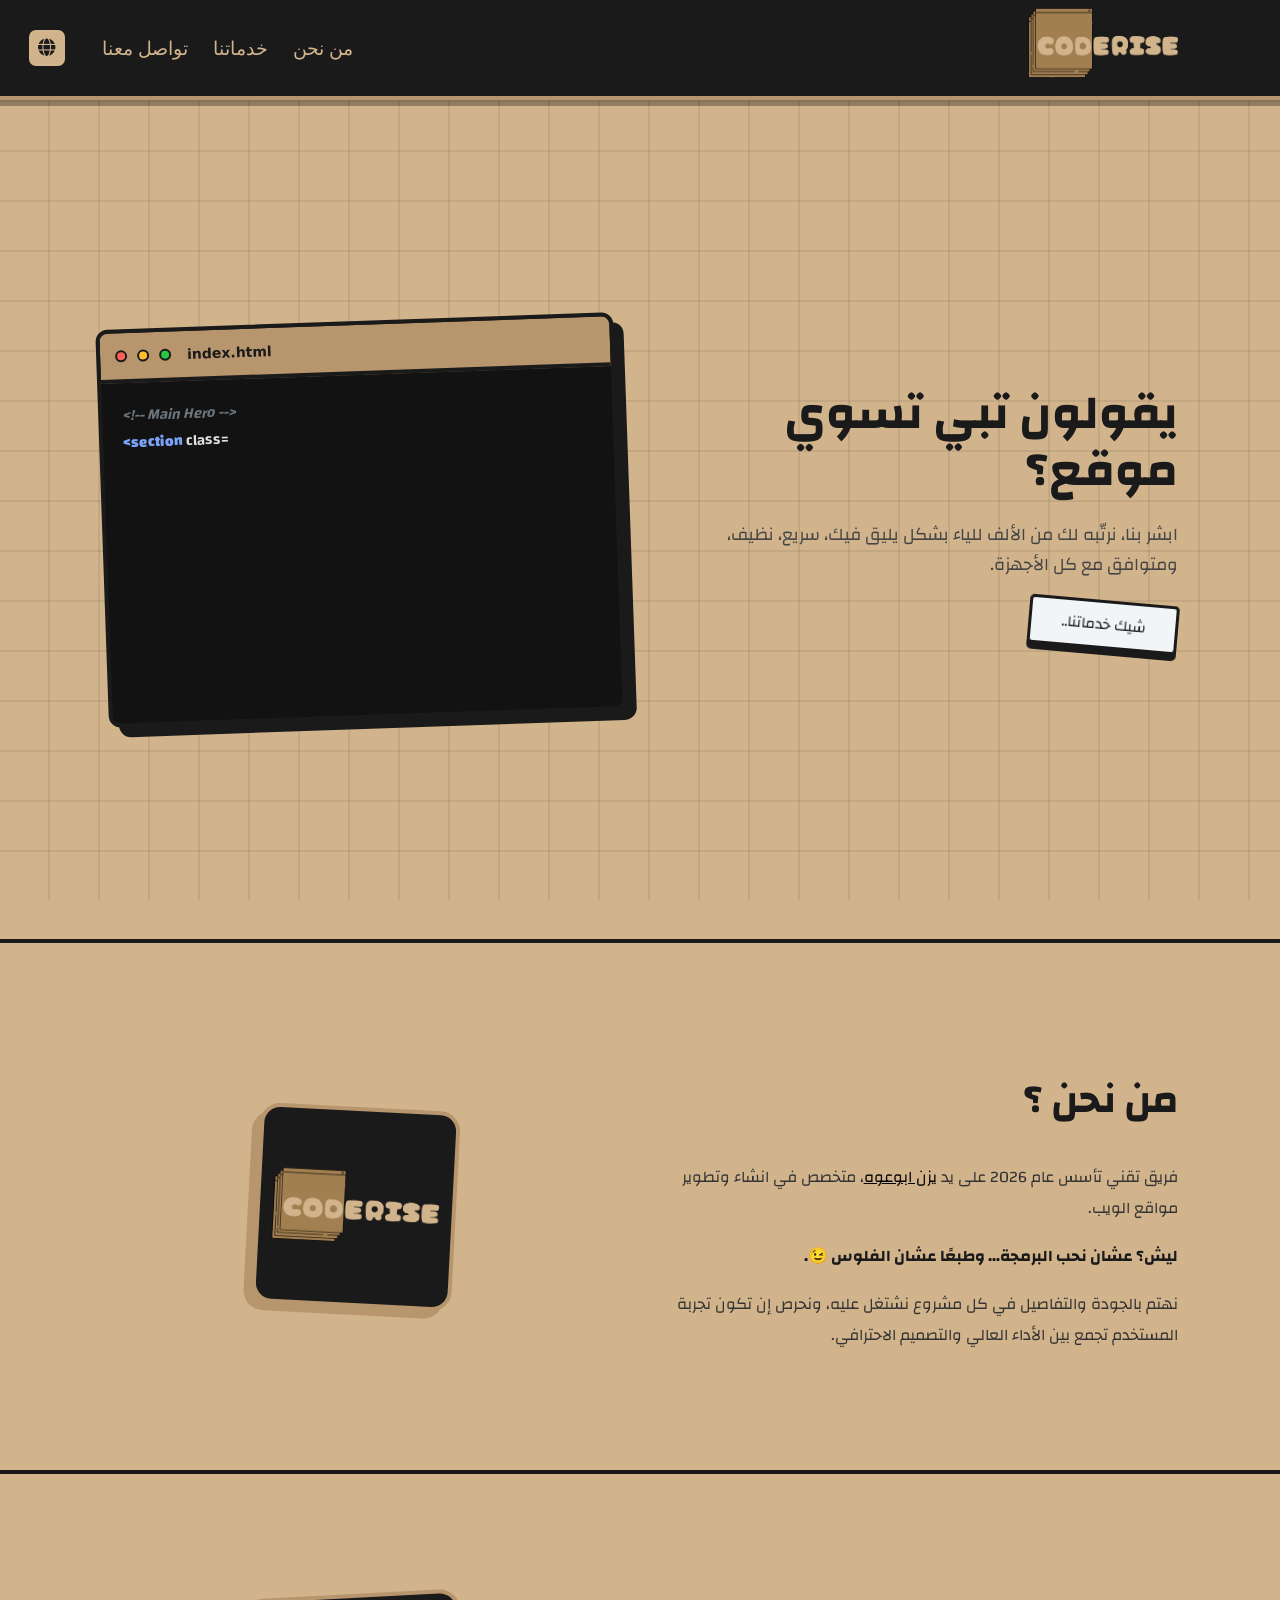
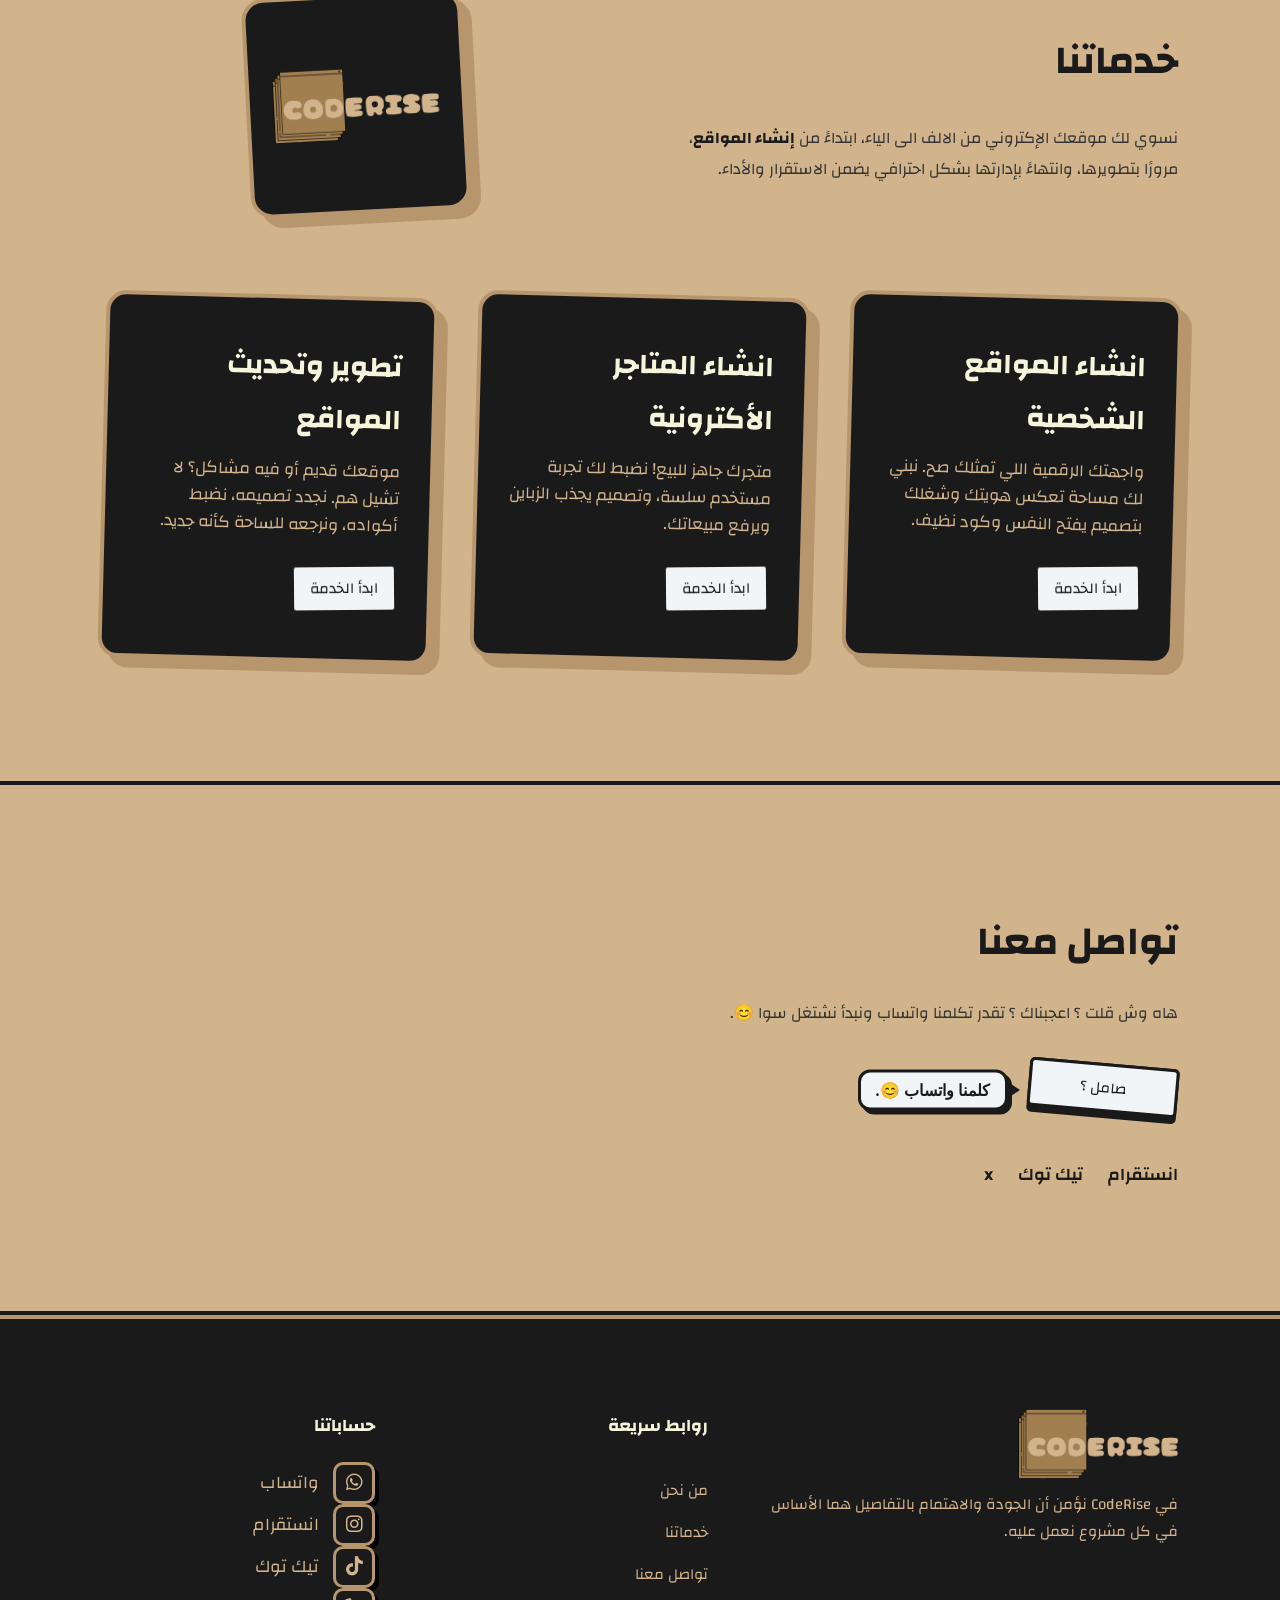
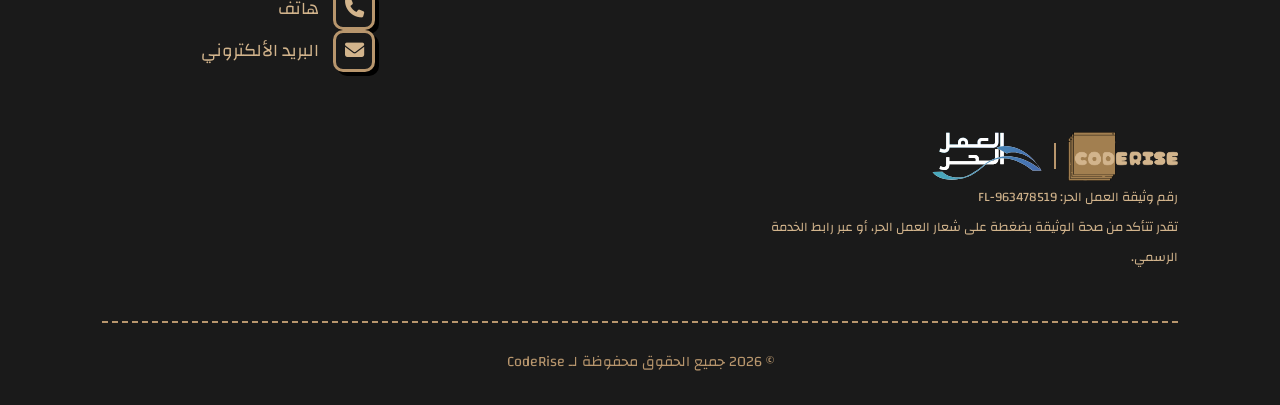
<file: CodeRise/index.html>
<!DOCTYPE html>
<html lang="ar" dir="rtl">
<head>
    <meta charset="UTF-8">
    <meta name="viewport" content="width=device-width, initial-scale=1.0">
    <link rel="stylesheet" href="https://fonts.googleapis.com/css2?family=Cairo:wght@400;700&family=Changa:wght@400;700&family=Vibes&display=swap">
    <link rel="stylesheet" href="https://cdnjs.cloudflare.com/ajax/libs/font-awesome/6.5.1/css/all.min.css">
    <link rel="stylesheet" href="style.css">
    <link rel="icon" type="image/x-icon" href="images/CodeRise Mian Logo.png">
    <title>CodeRise</title>
</head>
<body>

    <header>
        <div class="logo-header">
           <a href="#"><img src="images/CodeRise Logo.png" alt="Logo"></a>
        </div>

        <nav class="nav" id="navMenu">
            <a href="#about">من نحن</a>
            <a href="#services">خدماتنا</a>
            <a href="#contact">تواصل معنا</a> 

        </nav>

        <div class="lang-switcher">
            <a href="en.html" class="lang-icon-only" title="English">
                <i class="fa-solid fa-globe"></i>
            </a>
        </div>

        <div class="menu-icon" id="menuIcon">
            <i class="fa-solid fa-bars"></i>
        </div>

    </header>

<section class="hero">
        <div class="hero-content">
            <h1>يقولون تبي تسوي موقع؟</h1>
            <p>
                ابشر بنا، نرتّبه لك من الألف للياء بشكل يليق فيك،
                سريع، نظيف، ومتوافق مع كل الأجهزة.
            </p>
            <a href="#services">
                <button class="button">
                    <span>شيك خدماتنا..</span>
                </button>
            </a>
        </div>

        <div class="hero-code" dir="ltr">
            <div class="fake-editor">
                <div class="fe-topbar">
                    <span class="dot red"></span>
                    <span class="dot yellow"></span>
                    <span class="dot green"></span>
                    <span class="fe-title">index.html</span>
                </div>
                <div class="fe-body" id="feBody">
                    <pre class="fe-code"><code id="feCode"></code><span class="fe-caret" aria-hidden="true"></span></pre>
                </div>
            </div>
        </div>
    </section>

    <section class="about" id="about">
        <div class="about-top">
            <div class="about-text-side">
                <h2>من نحن ؟</h2>
                <p class="about-text">
                    فريق تقني تأسس عام 2026 على يد <a href="https://yazan-abuoouh.netlify.app/" target="_blank" rel="noopener">يزن ابوعوه</a>، متخصص في انشاء وتطوير مواقع الويب.
                    <span class="fun-line">
                        ليش؟ عشان نحب البرمجة… وطبعًا عشان الفلوس 😉.
                    </span>
                    نهتم بالجودة والتفاصيل في كل مشروع نشتغل عليه، ونحرص إن تكون تجربة المستخدم تجمع بين الأداء العالي والتصميم الاحترافي.
                </p>
            </div>

            <div class="about-logo">
                <div class="logo-placeholder">
                    <img src="images/CodeRise Logo.png" alt="Logo">
                </div>
            </div>
        </div>
    </section>

<section class="services" id="services">
        <div class="services-top">
            <div class="services-text-side">
                <h2>خدماتنا</h2>
                <p class="services-text">
                    نسوي لك موقعك الإكتروني من الالف الى الياء، ابتداءً من
                    <span class="services-highlight">إنشاء المواقع</span>،
                    مرورًا بتطويرها،
                    وانتهاءً بإدارتها بشكل احترافي يضمن الاستقرار والأداء.
                </p>
            </div>

            <div class="services-visual">
                <div class="services-placeholder">
                    <img src="images/CodeRise Logo.png" alt="Logo">
                </div>
            </div>
        </div>

        <div class="services-cards">
            <div class="service-card">
                <h3>انشاء المواقع الشخصية</h3>
                <p>واجهتك الرقمية اللي تمثلك صح. نبني لك مساحة تعكس هويتك وشغلك بتصميم يفتح النفس وكود نظيف.</p>
                <a href="https://wa.me/966531533554?text=السلام عليكم، عندي استفسار عن خدمة انشاء المواقع الشخصية" target="_blank" rel="noopener"> 
                    <button class="button">
                        <span>ابدأ الخدمة</span>
                    </button>
                </a>
            </div>

            <div class="service-card">
                <h3>انشاء المتاجر الأكترونية</h3>
                <p>متجرك جاهز للبيع! نضبط لك تجربة مستخدم سلسة، وتصميم يجذب الزباين ويرفع مبيعاتك.</p>
                <a href="https://wa.me/966531533554?text=السلام عليكم، عندي استفسار عن خدمة انشاء المتاجر الأكترونية" target="_blank" rel="noopener">
                    <button class="button">
                        <span>ابدأ الخدمة</span>
                    </button>
                </a>
            </div>

            <div class="service-card">
                <h3>تطوير وتحديث المواقع</h3>
                <p>موقعك قديم أو فيه مشاكل؟ لا تشيل هم. نجدد تصميمه، نضبط أكواده، ونرجعه للساحة كأنه جديد.</p>
                <a href="https://wa.me/966531533554?text=السلام عليكم، عندي استفسار عن خدمة تطوير وتحديث المواقع" target="_blank" rel="noopener">
                    <button class="button">
                        <span>ابدأ الخدمة</span>
                    </button>
                </a>
            </div>
        </div>
    </section>

    <section class="contact" id="contact">
        <div class="contact-content">
            <h2>تواصل معنا</h2>
            <p>هاه وش قلت ؟ اعجبناك ؟ تقدر تكلمنا واتساب ونبدأ نشتغل سوا 😊.</p>

            <a href="https://wa.me/966531533554?text=السلام عليكم، صامل وابي اسوي موقع" target="_blank" rel="noopener">
                <button class="button">
                    <span>صامل ؟</span>
                </button>
            </a>

            <div class="contact-socials">
                <a href="https://www.instagram.com/coderise0?igsh=bmtqN3o3eW0yNnJ0&utm_source=qr" target="_blank" rel="noopener">انستقرام</a>
                <a href="https://www.tiktok.com/@coderise0?_r=1&_t=ZS-94Aay7uLX2P" target="_blank" rel="noopener">تيك توك</a>
                <a href="coming-soon.html">x</a>
            </div>
        </div>
    </section>

<footer class="footer">
        <div class="footer-content">

            <div class="footer-logo">
                <img src="images/CodeRise Logo.png" alt="Logo">
                <p>في CodeRise نؤمن أن الجودة والاهتمام بالتفاصيل هما الأساس في كل مشروع نعمل عليه.</p>
            </div>

            <div class="footer-links">
                <h5>روابط سريعة</h5>
                <a href="#about">من نحن</a>
                <a href="#services">خدماتنا</a>
                <a href="#contact">تواصل معنا</a>
            </div>

            <div class="footer-socials">
                <h5>حساباتنا</h5>
                <a href="https://wa.me/966531533554" target="_blank" rel="noopener">
                    <i class="fa-brands fa-whatsapp"></i>
                    <span class="social-name">واتساب</span>
                </a>
                <a href="https://www.instagram.com/coderise0?igsh=bmtqN3o3eW0yNnJ0&utm_source=qr" target="_blank" rel="noopener">
                    <i class="fa-brands fa-instagram"></i>
                    <span class="social-name">انستقرام</span>
                </a>
                <a href="https://www.tiktok.com/@coderise0?_r=1&_t=ZS-94Aay7uLX2P" target="_blank" rel="noopener">
                    <i class="fa-brands fa-tiktok"></i>
                    <span class="social-name">تيك توك</span>
                </a>

                <a href="tel:+966531533554"target="_blank" rel="noopener">
                    <i class="fa-solid fa-phone"></i>
                    <span class="social-name">هاتف</span>
                </a>

                <a href="mailto:coderise.sa@gmail.com"target="_blank" rel="noopener">
                    <i class="fa-solid fa-envelope"></i>
                    <span class="social-name">البريد الألكتروني</span>
                </a>

            </div>

            <div class="footer-cert">
                <a href="https://freelance.sa/certificate-validation" target="_blank" rel="noopener">
                    <div class="logos">
                        <img src="images/CodeRise Logo.png" alt="CodeRise Logo" class="coderise">
                        <span class="divider"></span>
                        <img src="images/freelance_logo.svg" alt="وثيقة العمل الحر" class="freelance">
                    </div>
                </a>
                <div class="freelance-text">
                    <span class="cert-text">رقم وثيقة العمل الحر: FL-963478519</span><br>
                    <span class="cert-text">تقدر تتأكد من صحة الوثيقة بضغطة على شعار العمل الحر، أو عبر رابط الخدمة الرسمي.</span>
                </div>
            </div>

        </div>

        <div class="footer-bottom">
            <p>© 2026 جميع الحقوق محفوظة لـ CodeRise</p>
        </div>
    </footer>

    <script src="scripts.js"></script>
</body>
</html>
</file>
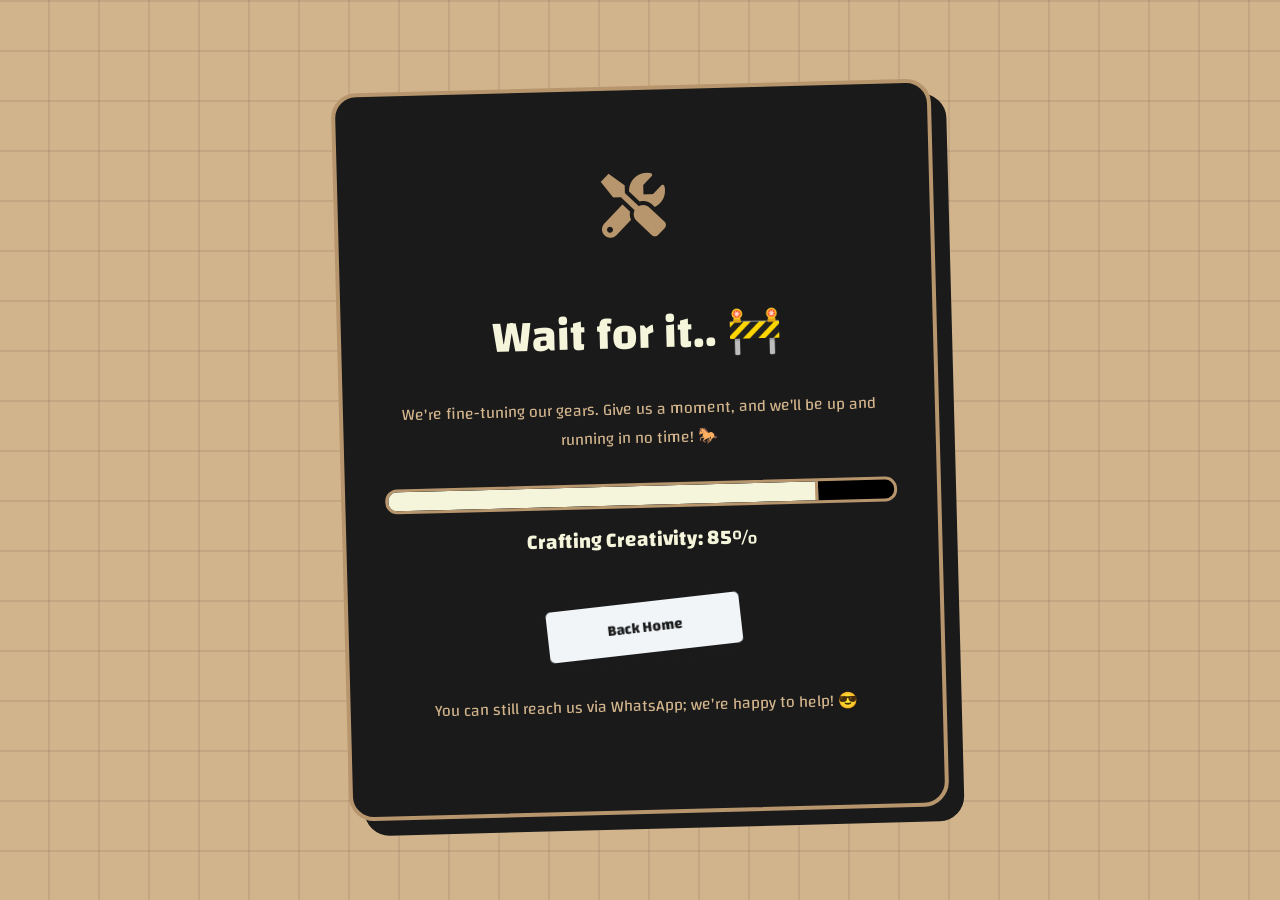
<file: CodeRise/coming-soon-en.html>
<!DOCTYPE html>
<html lang="en" dir="ltr">
<head>
    <meta charset="UTF-8">
    <meta name="viewport" content="width=device-width, initial-scale=1.0">
    <link rel="stylesheet" href="style.css">
    <link rel="stylesheet" href="https://cdnjs.cloudflare.com/ajax/libs/font-awesome/6.0.0/css/all.min.css">
    <link rel="stylesheet" href="https://fonts.googleapis.com/css2?family=Cairo:wght@400;700&family=Changa:wght@400;700&family=Vibes&display=swap">
    <link rel="icon" type="image/x-icon" href="images/CodeRise Mian Logo.png">
    <title>Coming Soon...</title>
</head>
<body class="maintenance-page en-version">
    <div class="maintenance-container">
        <div class="worker-icon">
            <i class="fa-solid fa-screwdriver-wrench"></i>
        </div>
        
        <h1>Wait for it.. 🚧</h1>
        <p>We're fine-tuning our gears. Give us a moment, and we'll be up and running in no time! 🐎</p>
        
        <div class="status-box">
            <div class="loading-bar">
                <div class="progress"></div>
            </div>
            <span>Crafting Creativity: 85%</span>
        </div>

        <div class="maintenance-actions">
            <a href="en.html" class="button">
                <span>Back Home</span>
            </a>
            <p class="small-text">You can still reach us via WhatsApp; we're happy to help! 😎</p>
        </div>
    </div>
</body>
</html>
</file>
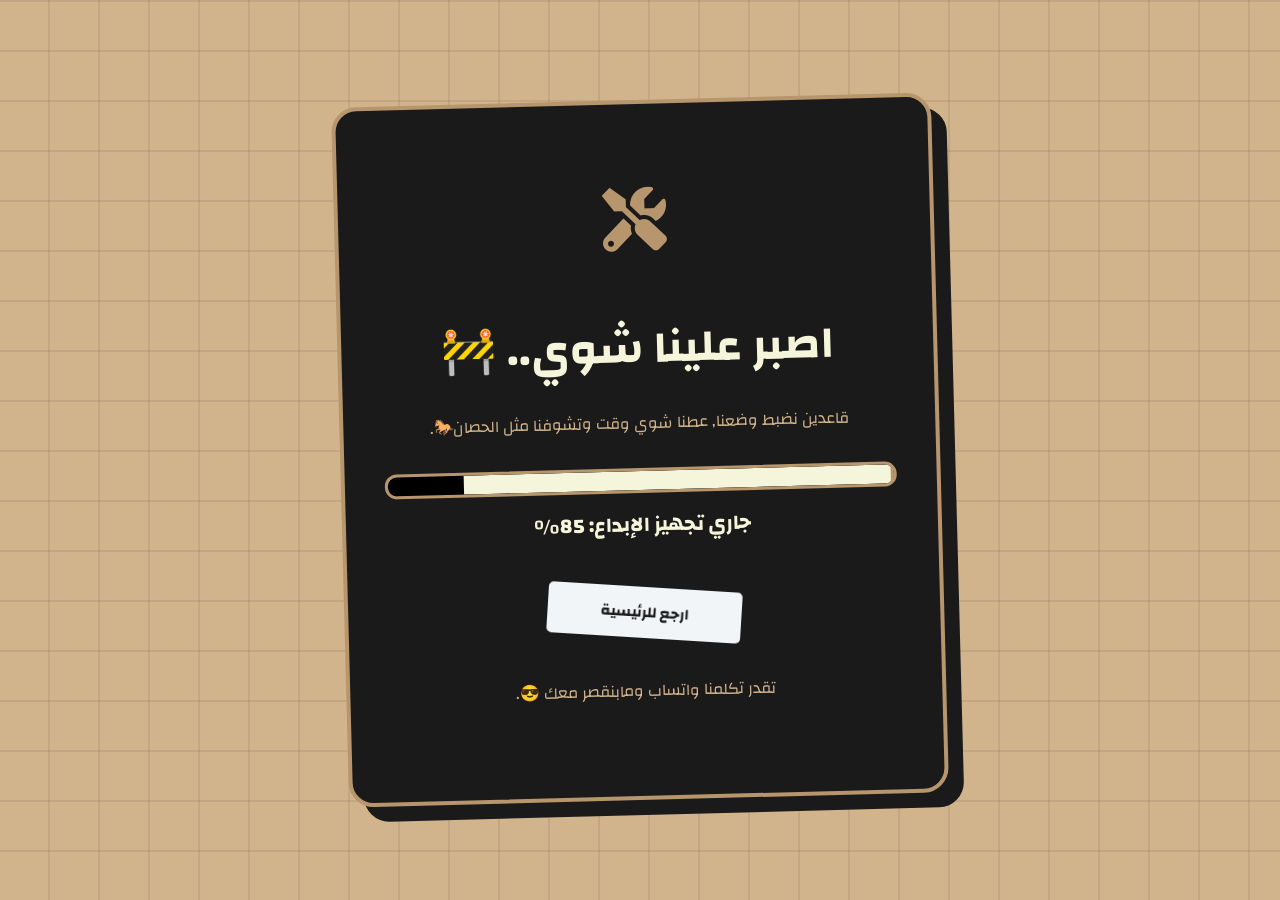
<file: CodeRise/coming-soon.html>
<!DOCTYPE html>
<html lang="ar" dir="rtl">
<head>
    <meta charset="UTF-8">
    <meta name="viewport" content="width=device-width, initial-scale=1.0">
    <link rel="stylesheet" href="style.css">
    <link rel="stylesheet" href="https://cdnjs.cloudflare.com/ajax/libs/font-awesome/6.0.0/css/all.min.css">
    <link rel="stylesheet" href="https://fonts.googleapis.com/css2?family=Cairo:wght@400;700&family=Changa:wght@400;700&family=Vibes&display=swap">
    <link rel="icon" type="image/x-icon" href="images/CodeRise Mian Logo.png">
    <title>Coming Soon...</title>
</head>
<body class="maintenance-page">
    <div class="maintenance-container">
        <div class="worker-icon">
            <i class="fa-solid fa-screwdriver-wrench"></i>
        </div>
        
        <h1>اصبر علينا شوي.. 🚧</h1>
        <p>قاعدين نضبط وضعنا, عطنا شوي وقت وتشوفنا مثل الحصان🐎.</p>
        
        <div class="status-box">
            <div class="loading-bar">
                <div class="progress"></div>
            </div>
            <span>جاري تجهيز الإبداع: 85%</span>
        </div>

        <div class="maintenance-actions">
            <a href="index.html" class="button">
                <span>ارجع للرئيسية</span>
            </a>
            <p class="small-text">تقدر تكلمنا واتساب ومابنقصر معك 😎.</p>
        </div>
    </div>
</body>
</html>
</file>
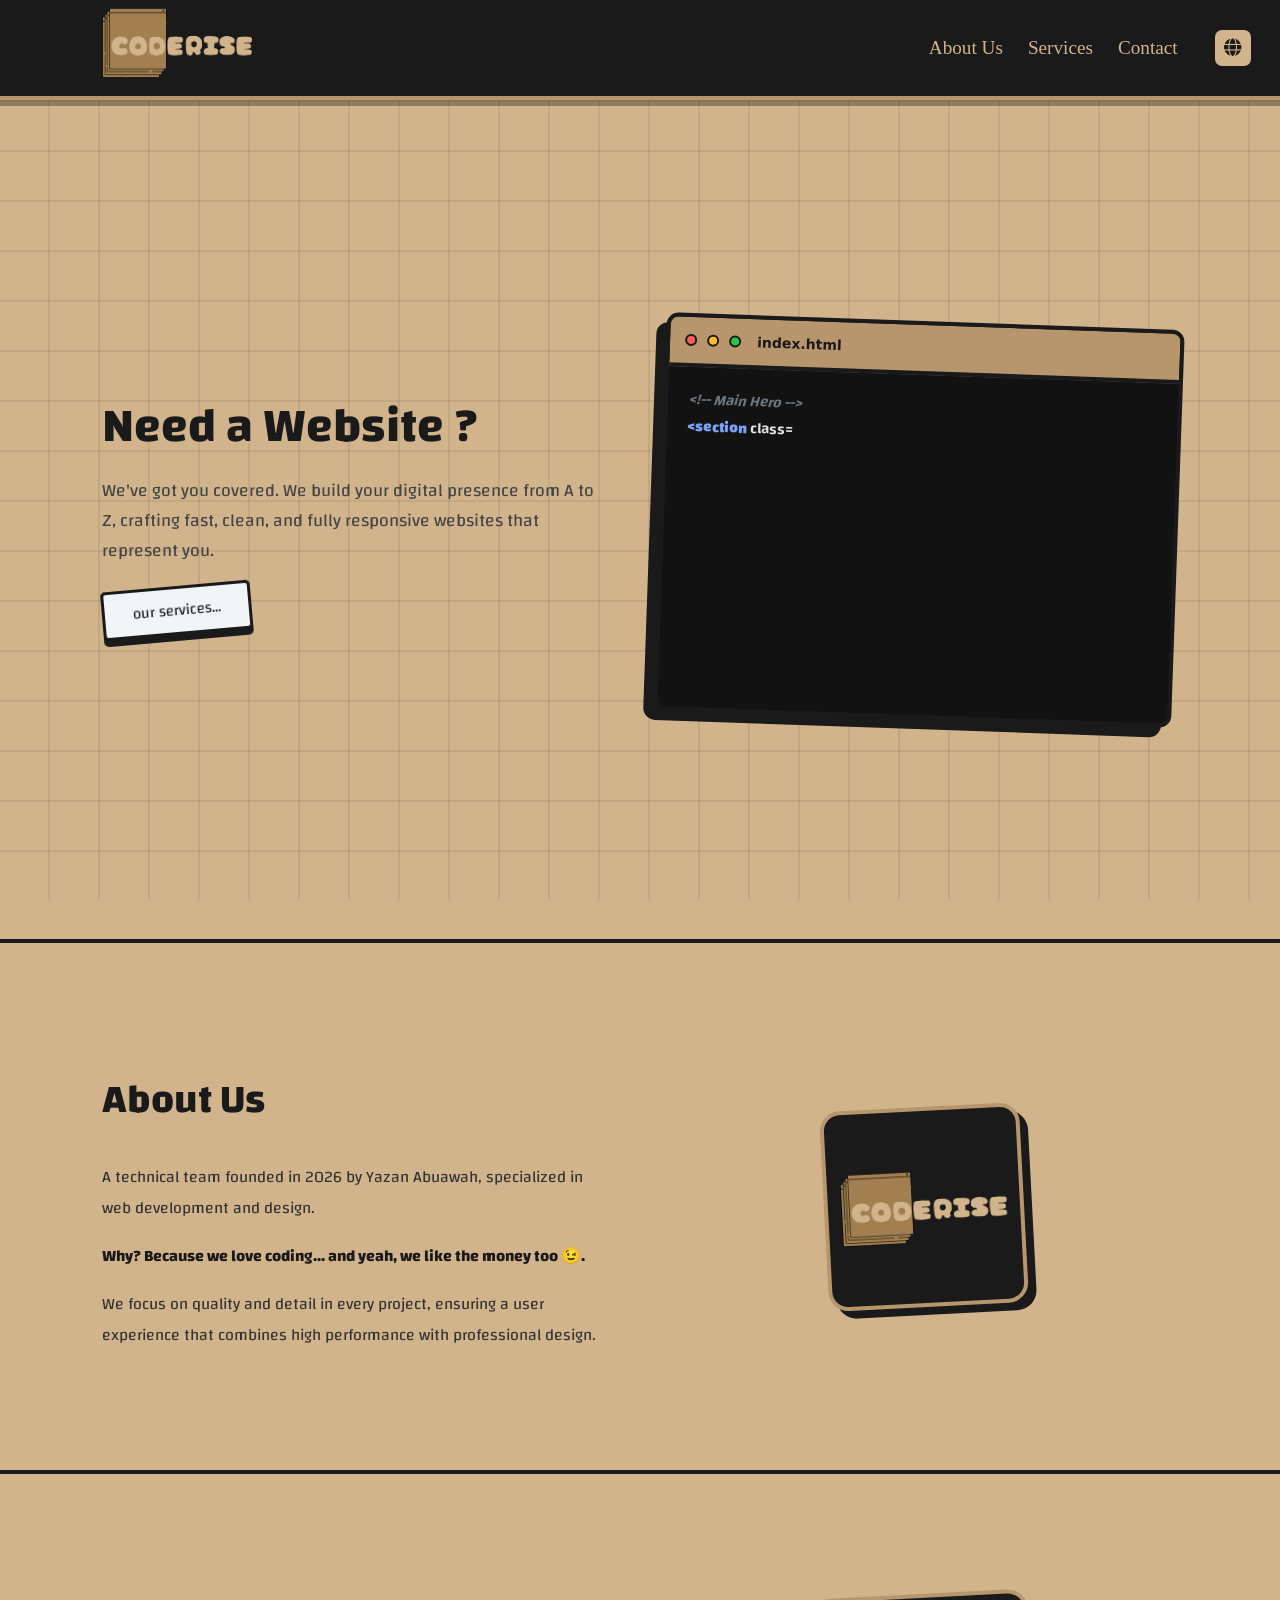
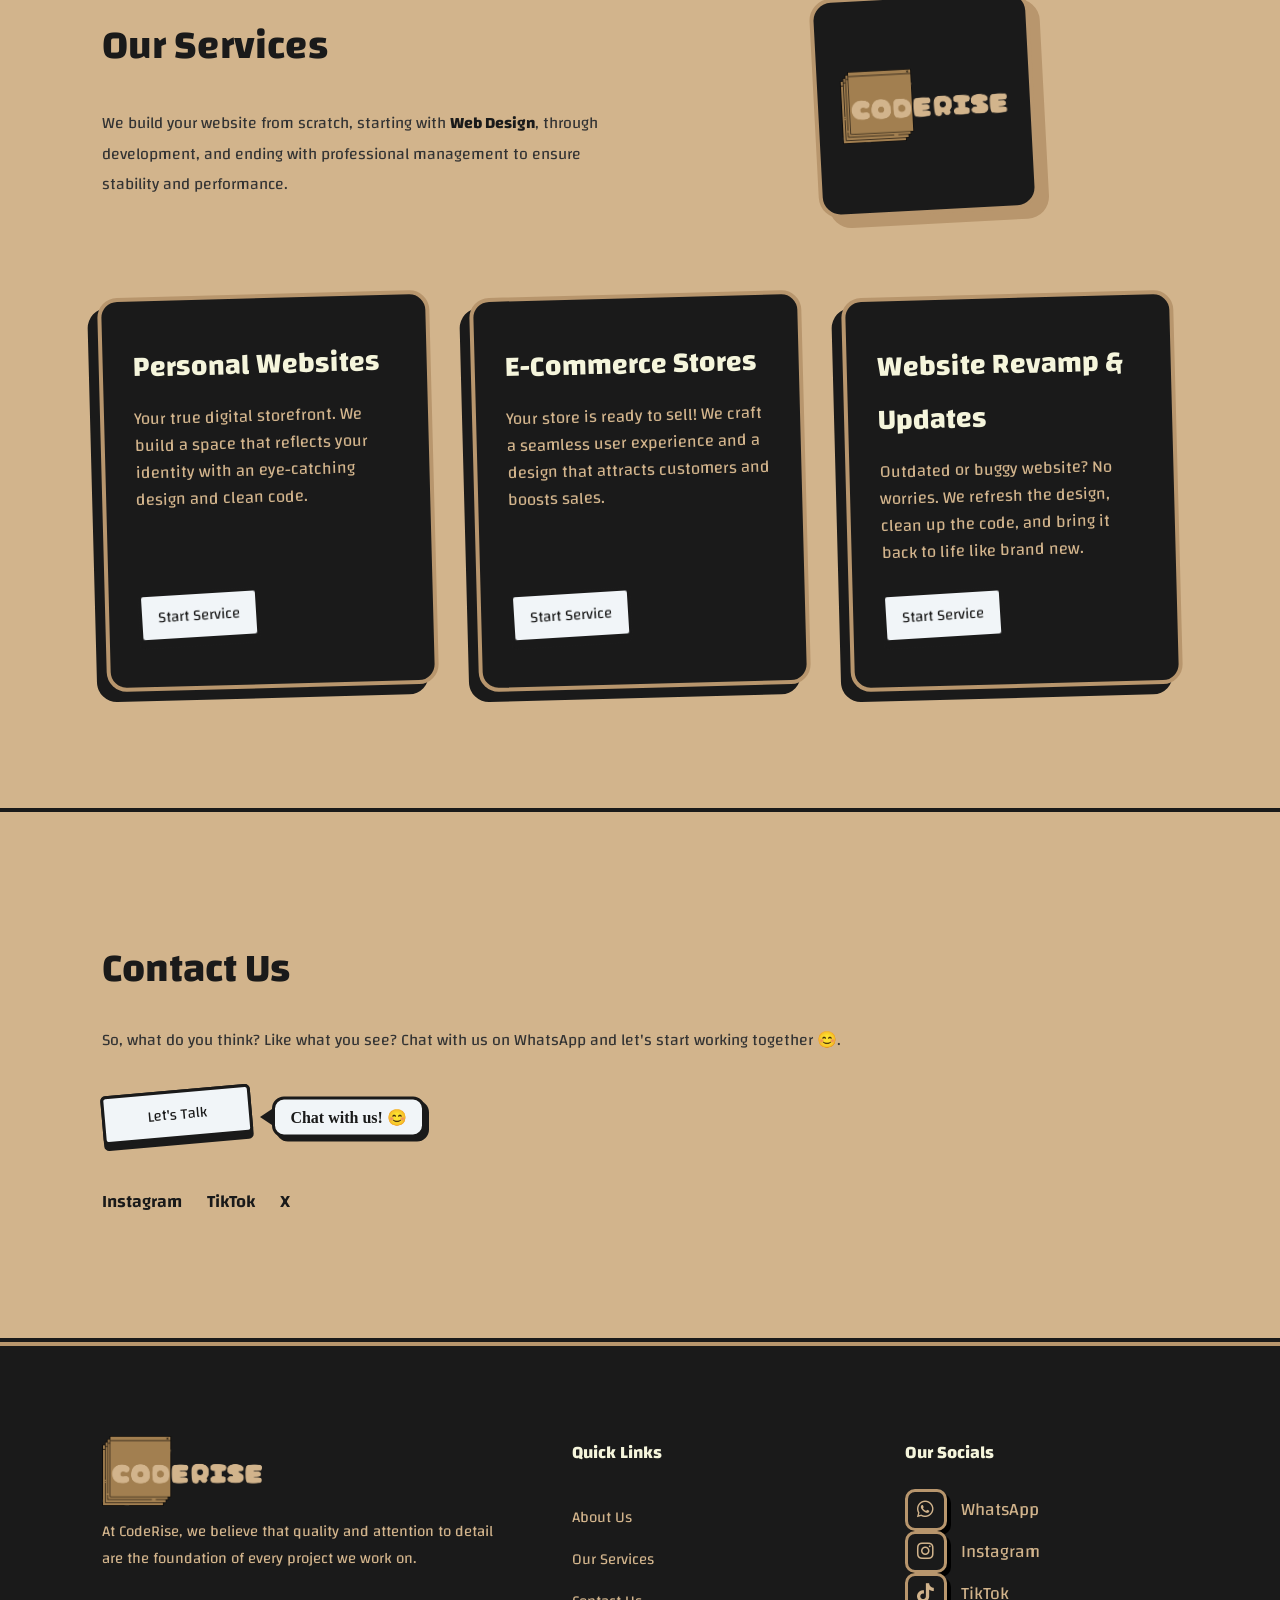
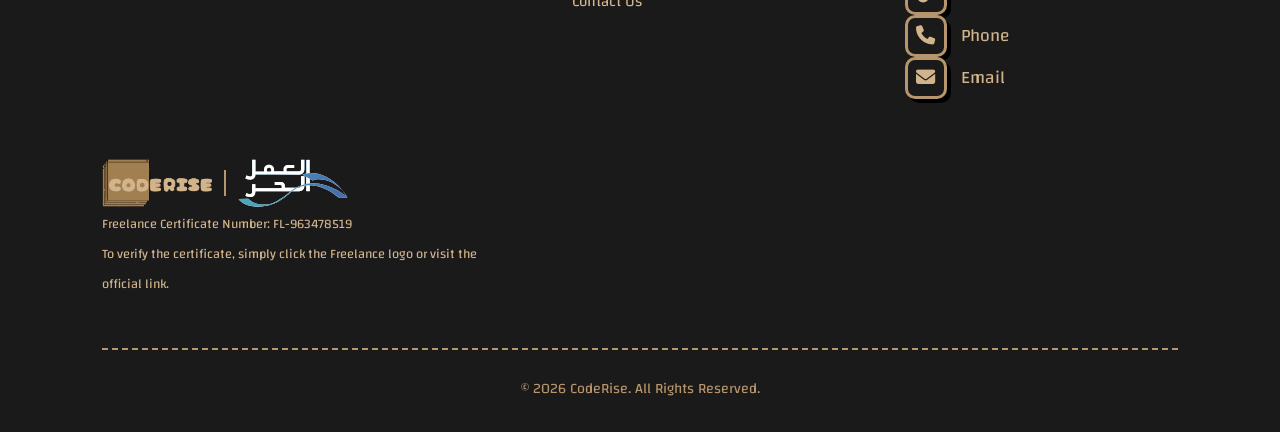
<file: CodeRise/en.html>
<!DOCTYPE html>
<html lang="en">
<head>
    <meta charset="UTF-8">
    <meta name="viewport" content="width=device-width, initial-scale=1.0">
    <link rel="stylesheet" href="https://fonts.googleapis.com/css2?family=Cairo:wght@400;700&family=Changa:wght@400;700&family=Vibes&display=swap">
    <link rel="stylesheet" href="https://cdnjs.cloudflare.com/ajax/libs/font-awesome/6.5.1/css/all.min.css">
    <link rel="stylesheet" href="style.css">
    <link rel="icon" type="image/x-icon" href="images/CodeRise Mian Logo.png">
    <title>CodeRise</title>
</head>
<body class="en-version">

    <header>
        <div class="logo-header">
           <a href="#"><img src="images/CodeRise Logo.png" alt="Logo"></a>
        </div>

        <nav class="nav" id="navMenu">
            <a href="#about">About Us</a>
            <a href="#services">Services</a>
            <a href="#contact">Contact</a>

        </nav>

        <div class="lang-switcher">
            <a href="index.html" class="lang-icon-only" title="English">
                <i class="fa-solid fa-globe"></i>
            </a>
        </div>

        <div class="menu-icon" id="menuIcon">
            <i class="fa-solid fa-bars"></i>
        </div>

    </header>

    <section class="hero">
        <div class="hero-content">
            <h1>Need a Website ?</h1>
            <p>
                We've got you covered. We build your digital presence from A to Z, 
                crafting fast, clean, and fully responsive websites that represent you.
            </p>
            <a href="#services">
                <button class="button">
                    <span>our services...</span>
                </button>
            </a>
        </div>

        <div class="hero-code" dir="ltr">
            <div class="fake-editor">
                <div class="fe-topbar">
                    <span class="dot red"></span>
                    <span class="dot yellow"></span>
                    <span class="dot green"></span>
                    <span class="fe-title">index.html</span>
                </div>
                <div class="fe-body" id="feBody">
                    <pre class="fe-code"><code id="feCode"></code><span class="fe-caret" aria-hidden="true"></span></pre>
                </div>
            </div>
        </div>
    </section>

    <section class="about" id="about">
        <div class="about-top">
            <div class="about-text-side">
                <h2>About Us</h2>
                <p class="about-text">
                    A technical team founded in 2026 by Yazan Abuawah, specialized in web development and design.
                    <span class="fun-line">
                        Why? Because we love coding... and yeah, we like the money too 😉.
                    </span>
                    We focus on quality and detail in every project, ensuring a user experience that combines high performance with professional design.
                </p>
            </div>

            <div class="about-logo">
                <div class="logo-placeholder">
                    <img src="images/CodeRise Logo.png" alt="Logo">
                </div>
            </div>
        </div>
    </section>

    <section class="services" id="services">
        <div class="services-top">
            <div class="services-text-side">
                <h2>Our Services</h2>
                <p class="services-text">
                    We build your website from scratch, starting with 
                    <span class="services-highlight">Web Design</span>, 
                    through development, and ending with professional management to ensure stability and performance.
                </p>
            </div>

            <div class="services-visual">
                <div class="services-placeholder">
                    <img src="images/CodeRise Logo.png" alt="Logo">
                </div>
            </div>
        </div>

        <div class="services-cards">
            <div class="service-card">
                <h3>Personal Websites</h3>
                <p>Your true digital storefront. We build a space that reflects your identity with an eye-catching design and clean code.</p>
                <a href="https://wa.me/966531533554?text=Hello, I have an inquiry about the Personal Websites service" target="_blank" rel="noopener"> 
                    <button class="button">
                        <span>Start Service</span>
                    </button>
                </a>
            </div>

            <div class="service-card">
                <h3>E-Commerce Stores</h3>
                <p>Your store is ready to sell! We craft a seamless user experience and a design that attracts customers and boosts sales.</p>
                <a href="https://wa.me/966531533554?text=Hello, I have an inquiry about the E-Commerce Stores service" target="_blank" rel="noopener">
                    <button class="button">
                        <span>Start Service</span>
                    </button>
                </a>
            </div>

            <div class="service-card">
                <h3>Website Revamp & Updates</h3>
                <p>Outdated or buggy website? No worries. We refresh the design, clean up the code, and bring it back to life like brand new.</p>
                <a href="https://wa.me/966531533554?text=Hello, I have an inquiry about the Website Revamp service" target="_blank" rel="noopener">
                    <button class="button">
                        <span>Start Service</span>
                    </button>
                </a>
            </div>
        </div>

    </section>

    <section class="contact" id="contact">
        <div class="contact-content">
            <h2>Contact Us</h2>
            <p>So, what do you think? Like what you see? Chat with us on WhatsApp and let's start working together 😊.</p>

            <a href="https://wa.me/966531533554?text=Hello, I'm interested in a website project!" target="_blank" rel="noopener">
                <button class="button">
                    <span>Let's Talk</span>
                </button>
            </a>

            <div class="contact-socials">
                <a href="https://www.instagram.com/coderise0?igsh=bmtqN3o3eW0yNnJ0&utm_source=qr" target="_blank" rel="noopener">Instagram</a>
                <a href="https://www.tiktok.com/@coderise0?_r=1&_t=ZS-94Aay7uLX2P" target="_blank" rel="noopener">TikTok</a>
                <a href="coming-soon-en.html">X</a>
            </div>
        </div>
    </section>

    <footer class="footer">
        <div class="footer-content">

            <div class="footer-logo">
                <img src="images/CodeRise Logo.png" alt="Logo">
                <p>At CodeRise, we believe that quality and attention to detail are the foundation of every project we work on.</p>
            </div>

            <div class="footer-links">
                <h5>Quick Links</h5>
                <a href="#about">About Us</a>
                <a href="#services">Our Services</a>
                <a href="#contact">Contact Us</a>
            </div>

            <div class="footer-socials">
                <h5>Our Socials</h5>
                <a href="https://wa.me/966531533554" target="_blank" rel="noopener">
                    <i class="fa-brands fa-whatsapp"></i>
                    <span class="social-name">WhatsApp</span>
                </a>
                <a href="https://www.instagram.com/coderise0?igsh=bmtqN3o3eW0yNnJ0&utm_source=qr" target="_blank" rel="noopener">
                    <i class="fa-brands fa-instagram"></i>
                    <span class="social-name">Instagram</span>
                </a>
                <a href="https://www.tiktok.com/@coderise0?_r=1&_t=ZS-94Aay7uLX2P" target="_blank" rel="noopener">
                    <i class="fa-brands fa-tiktok"></i>
                    <span class="social-name">TikTok</span>
                </a>

                <a href="tel:+966531533554">
                    <i class="fa-solid fa-phone"></i>
                    <span class="social-name">Phone</span>
                </a>

                <a href="mailto:coderise.sa@gmail.com" target="_blank" rel="noopener">
                    <i class="fa-solid fa-envelope"></i>
                    <span class="social-name">Email</span>
                </a>
            </div>

            <div class="footer-cert">
                <a href="https://freelance.sa/certificate-validation" target="_blank" rel="noopener">
                    <div class="logos">
                        <img src="images/CodeRise Logo.png" alt="CodeRise Logo" class="coderise">
                        <span class="divider"></span>
                        <img src="images/freelance_logo.svg" alt="Freelance Certificate" class="freelance">
                    </div>
                </a>
                <div class="freelance-text">
                    <span class="cert-text">Freelance Certificate Number: FL-963478519</span><br>
                    <span class="cert-text">To verify the certificate, simply click the Freelance logo or visit the official link.</span>
                </div>
            </div>

        </div>

        <div class="footer-bottom">
            <p>© 2026 CodeRise. All Rights Reserved.</p>
        </div>
    </footer>

    <script src="scripts.js"></script>
</body>
</html>
</file>
<file: CodeRise/style.css>
/* --- English Version Logic --- */

.en-version {
    direction: ltr;
    text-align: left;
}

.en-version .hero-content, 
.en-version .about-text-side, 
.en-version .services-text-side, 
.en-version .contact-content,
.en-version .footer-content {
    text-align: left !important;
}

.en-version .button { transform: rotate(-5deg); }
.en-version .fake-editor { transform: rotate(2deg); box-shadow: -10px 10px 0px #1a1a1a; }
.en-version .service-card { transform: rotate(-1.5deg); box-shadow: -10px 10px 0px #1a1a1a; }
.en-version .logo-placeholder { transform: rotate(-3deg); box-shadow: 8px 8px 0px #1a1a1a; }

.en-version .contact-content > a:first-of-type::before {
    content: "Chat with us! 😊";
    right: auto;
    left: calc(100% + 20px);
}

.en-version .contact-content > a:first-of-type::after {
    right: auto;
    left: calc(100% + 8px);
    border-left: none;
    border-right: 12px solid #1a1a1a;
}

.en-version .ph-mi {
    align-items: flex-start;
    text-align: left;
}

.en-version .footer-cert .logos {
    flex-direction: row;
}

@media (max-width: 992px) {
    .en-version .lang-switcher {
        left: auto;
        right: 80px;
    }
}

/* --- Global Styles --- */

html {
    scroll-behavior: smooth;
}

* {
    font-family: 'Changa', sans-serif;
    padding: 0;
    margin: 0;
    box-sizing: border-box;
}

body {

    background-color: #d2b48c; 
    
    background-image: 
        repeating-linear-gradient(90deg, 
            transparent, 
            transparent 48px, 
            rgba(0, 0, 0, 0.07) 48px, 
            rgba(0, 0, 0, 0.07) 50px),
        repeating-linear-gradient(0deg, 
            transparent, 
            transparent 48px, 
            rgba(0, 0, 0, 0.07) 48px, 
            rgba(0, 0, 0, 0.07) 50px);
    
    background-size: 50px 50px;
    background-attachment: fixed;
    
    color: #1a1a1a; 
    
    direction: rtl;
    position: relative;
    overflow-x: hidden;
}

body::before {
    content: "";
    position: fixed;
    top: 0; left: 0; width: 100%; height: 100%;
    background-image: url('https://www.transparenttextures.com/patterns/paper-fibers.png');
    opacity: 0.2;
    pointer-events: none;
    z-index: -1;
}

/* --- Floating Header Language Switcher --- */

.lang-switcher {
    position: absolute;
    top: 50%;
    transform: translateY(-50%);
    left: 2%; 
    z-index: 1100;
}

.lang-icon-only {
    display: flex;
    align-items: center;
    justify-content: center;
    width: 42px;
    height: 42px;
    background: #d2b48c;
    color: #1a1a1a;
    border: 3px solid #1a1a1a;
    border-radius: 10px;
    text-decoration: none;
    font-size: 1.1rem;
    font-weight: bold;
    box-shadow: 4px 4px 0px #1a1a1a;
    cursor: pointer;
    transition: 0.2s;
}

.lang-icon-only:active {
    box-shadow: 0px 0px 0px #1a1a1a;
    transform: translate(2px, 2px);
}

.en-version .lang-switcher {
    left: auto;
    right: 2%;
}

/* --- Base Button Component --- */

.button {
    width: 150px;
    font-family: "Gochi Hand", cursive;
    font-size: 15px;
    text-decoration: none;
    cursor: pointer;
    border: none;
    border-radius: 5px;
    background-color: #1a1a1a; 
    padding: 0;
    padding-bottom: 6px; 
    transform: rotate(5deg);
    transform-origin: center;
    transition: all 0.2s cubic-bezier(0.175, 0.885, 0.32, 1.275);
}

.button span {
    display: block;
    background: #f1f5f8;
    color: #1a1a1a;
    padding: 0.5rem 1rem;
    border-radius: 5px;
    border: 3px solid #1a1a1a;
}

.button:hover {
    transform: rotate(0deg) translateY(3px);
    padding-bottom: 3px; 
}

.button:active {
    transform: rotate(0deg) translateY(6px);
    box-shadow: 0 0px 0 #1a1a1a;
    padding-bottom: 0px;
    outline: 0;
}

/* --- Header Styles --- */

header {
    display: flex;
    align-items: center;
    justify-content: space-between;
    padding: 8px 8%;
    background: #1a1a1a; 
    border-bottom: 4px solid #b8966d; 
    box-shadow: 0 6px 0 rgba(0, 0, 0, 0.3);
    width: 100%;
    position: relative;
    z-index: 1000;
}

.logo-header img {
    width: 150px;
    height: 70PX;
}

.nav {
    display: flex;
    align-items: center;
    gap: 25px;
}

.nav a {
    font-family: "Gochi Hand", cursive;
    font-size: 1.2em;
    font-weight: 500;
    color: #d2b48c;
    text-decoration: none;
    position: relative;
    transition: 0.3s cubic-bezier(0.175, 0.885, 0.32, 1.275);
}

.nav a:hover {
    color: #fff;
    transform: rotate(-5deg) scale(1.1);
}

.nav a::after {
    content: "";
    position: absolute;
    left: 50%;
    bottom: -6px;
    width: 100%;
    height: 3px;
    background: #d2b48c;
    transform: translateX(-50%) scaleX(0);
    transition: transform 0.3s ease;
}

.nav a:hover::after {
    transform: translateX(-50%) scaleX(1);
}

/* --- Hero Section Styles --- */

.hero {
    width: 100%;
    height: 93.7vh;
    display: grid;
    align-items: center;
    grid-template-columns: 1fr 1fr;
    gap: 40px;
    padding: 0 8%;
    border-bottom: 4px solid #1a1a1a;
}

.hero-content {
    display: flex;
    flex-direction: column;
    gap: 20px;
    text-align: right;
}

.hero-content img {
    width: 166px;
    height: auto;
}

.hero-content h1 {
    font-size: 3rem;
    font-weight: 700;
    line-height: 1.2;
    color: #1a1a1a;
}

.hero-content p {
    font-size: 1.1rem;
    line-height: 1.7;
    max-width: 500px;
    color: #444;
}

.hero-code {
    display: flex;
    justify-content: center;
    align-items: center;
}

.fake-editor {
    width: min(720px, 100%);
    transform: rotate(-2deg); 
    background: #1a1a1a;
    border: 4px solid #1a1a1a; 
    border-radius: 12px;
    box-shadow: 10px 10px 0px #1a1a1a; 
    overflow: hidden;
    transition: all 0.3s ease;
}

.fake-editor:hover {
    transform: rotate(0deg) scale(1.02);
    box-shadow: 12px 12px 0px #b8966d;
}

.fe-topbar {
    display: flex;
    align-items: center;
    gap: 10px;
    padding: 15px;
    background: #b8966d; 
    border-bottom: 4px solid #1a1a1a;
}

.dot { 
    width: 12px; 
    height: 12px; 
    border-radius: 50%; 
    border: 2px solid #1a1a1a;
}

.dot.red { background: #ff5f56; }
.dot.yellow { background: #ffbd2e; }
.dot.green { background: #27c93f; }

.fe-title {
    margin-left: 6px;
    color: #1a1a1a;
    font: 700 14px system-ui; 
}

.fe-body {
    height: 340px;
    padding: 20px;
    background: #121212;
    overflow-y: auto;
}

.fe-code {
    margin: 0;
    color: #e0e0e0;
    font: 600 15px/1.7 'Courier New', monospace;
    white-space: pre-wrap;
    word-break: break-all;
}

.fe-code .kw { color: #7aa2f7; font-weight: 800; }
.fe-code .fn { color: #2dd4bf; }
.fe-code .str { color: #f16e56; }
.fe-code .cm { color: #6c757d; font-style: italic; }
.fe-code .num { color: #fbbf24; }

/* --- About Section Styles --- */

.about {
    padding: 120px 8%;
    border-bottom: 4px solid #1a1a1a;
}

.about-top {
    display: grid;
    align-items: center;
    grid-template-columns: 1fr 1fr;
    gap: 60px;
}

.about-text-side h2 {
    color: #1a1a1a;
    font-size: 2.5rem;
    margin-bottom: 25px;
}

.about-text {
    color: #333;
    line-height: 1.9;
    max-width: 600px;
}

.about-text a{
    color: #000;
}

.fun-line {
    color: #1a1a1a; 
    margin: 18px 0;
    font-weight: 700;
    display: block;
}

.about-logo {
    display: flex;
    justify-content: center;
    align-items: center;
}

.logo-placeholder {
    width: 200px;
    height: 200px;
    background: #1a1a1a; 
    border: 4px solid #b8966d;
    border-radius: 20px;
    display: flex;
    justify-content: center;
    align-items: center;
    transform: rotate(3deg);
    box-shadow: -8px 8px 0px #b8966d; 
    transition: 0.4s cubic-bezier(0.175, 0.885, 0.32, 1.275);
    position: relative;
    overflow: hidden;
}

.logo-placeholder:hover {
    transform: rotate(0deg) scale(1.08);
    border-color: #f5f5dc;
    box-shadow: -12px 12px 0px #f5f5dc;
}

.logo-placeholder img {
    width: 166px;
    height: auto;
}

/* --- Services Section Styles --- */

.services {
    padding: 120px 8%;
    border-bottom: 4px solid #1a1a1a;
}

.services-top {
    display: grid;
    align-items: center;
    grid-template-columns: 1fr 1fr;
    gap: 60px;
}

.services-text-side h2 {
    color: #1a1a1a;
    font-size: 2.5rem;
    margin-bottom: 25px;
}

.services-text {
    color: #333;
    line-height: 1.9;
    max-width: 600px;
}

.services-highlight {
    color: #1a1a1a;
    font-weight: 700;
}

.services-visual {
    display: flex;
    justify-content: center;
    align-items: center;
}

.services-placeholder {
    width: 220px;
    height: 220px;
    background: #1a1a1a; 
    border: 4px solid #b8966d;
    border-radius: 22px;
    display: flex;
    justify-content: center;
    align-items: center;
    transform: rotate(-3deg);
    box-shadow: 10px 10px 0px #b8966d;
    transition: 0.4s cubic-bezier(0.175, 0.885, 0.32, 1.275);
    position: relative;
    overflow: hidden;
}

.services-placeholder img {
    width: 166px;
    height: auto;
}


.services-placeholder:hover {
    transform: rotate(0deg) scale(1.05);
    border-color: #f5f5dc;
    box-shadow: 15px 15px 0px #f5f5dc;
}

/* --- Services Cards Styles --- */

.services-cards {
    display: grid;
    grid-template-columns: repeat(auto-fit, minmax(300px, 1fr));
    gap: 40px;
    margin-top: 80px;
}

.service-card {
    padding: 40px 30px;
    background: #1a1a1a; 
    border: 4px solid #b8966d;
    border-radius: 20px;
    display: flex;
    flex-direction: column;
    justify-content: space-between;
    align-items: flex-start; 
    transform: rotate(1.5deg);
    box-shadow: 10px 10px 0px #b8966d;
    transition: 0.4s cubic-bezier(0.175, 0.885, 0.32, 1.275);
}

.service-card:hover {
    transform: rotate(0deg) translateY(-15px);
    border-color: #f5f5dc;
    box-shadow: 15px 15px 0px #f5f5dc;
}

.service-card h3 {
    color: #f5f5dc;
    font-size: 1.8rem;
    margin-bottom: 12px;
}

.service-card p {
    color: #d2b48c;
    line-height: 1.6;
    font-size: 1.05rem;
    margin-bottom: 25px;
    flex-grow: 1; 
}

.service-card .button {
    width: auto;
    transform: rotate(-2deg);
}

/* --- Contact Section Styles --- */

.contact {
    padding: 120px 8%;
    border-bottom: 4px solid #1a1a1a;
}

.contact-content {
    display: flex;
    flex-direction: column;
    align-items: flex-start;
}

.contact-content > a:first-of-type {
    position: relative;
    text-decoration: none;
    display: inline-block;
}

.contact-content h2 {
    font-size: 2.5rem;
    margin-bottom: 20px;
    color: #1a1a1a;
}

.contact-content p {
    color: #333;
    line-height: 1.8;
    margin-bottom: 35px;
}

.contact-content > a:first-of-type::before {
    content: "كلمنا واتساب 😊.";
    position: absolute;
    top: 50%;
    right: calc(100% + 20px);
    transform: translateY(-50%);
    white-space: nowrap;
    background: #f1f5f8;
    color: #1a1a1a;
    padding: 8px 15px;
    border: 3px solid #1a1a1a;
    border-radius: 12px;
    font-family: "Gochi Hand", cursive;
    font-weight: bold;
    font-size: 1rem;
    box-shadow: 4px 4px 0px #1a1a1a;
    z-index: 10;
    animation: floatLeft 2s infinite ease-in-out;
}

.contact-content > a:first-of-type::after {
    content: "";
    position: absolute;
    top: 50%;
    right: calc(100% + 8px);
    transform: translateY(-50%);
    width: 0;
    height: 0;
    border-top: 8px solid transparent;
    border-bottom: 8px solid transparent;
    border-left: 12px solid #1a1a1a;
    z-index: 10;
    animation: floatLeft 2s infinite ease-in-out;
}

@keyframes floatLeft {
    0%, 100% { transform: translate(0, -50%); }
    50% { transform: translate(-10px, -50%); }
}

/* --- Contact Socials Styles --- */

.contact-socials {
    display: flex;
    margin-top: 40px;
    gap: 25px;
}

.contact-socials a {
    color: #1a1a1a;
    text-decoration: none;
    font-weight: 600;
    font-size: 1.1rem;
    position: relative;
    transition: 0.3s cubic-bezier(0.175, 0.885, 0.32, 1.275);
}

.contact-socials a:hover {
    color: #f5f5dc;
    transform: scale(1.1) rotate(-5deg);
}

.contact-socials a::after {
    content: "";
    position: absolute;
    left: 50%;
    bottom: -5px;
    width: 0;
    height: 2px;
    background: #f5f5dc;
    transition: all 0.3s ease;
    transform: translateX(-50%);
}

.contact-socials a:hover::after {
    width: 100%;
}

/* --- Footer Styles --- */

.footer {
    padding: 90px 8% 30px;
    background: #1a1a1a; 
    border-top: 4px solid #b8966d;
}

.footer-content {
    display: grid;
    grid-template-columns: 1.5fr 1fr 1fr;
    gap: 60px;
    margin-bottom: 50px;
}

.footer-logo img {
    width: 160px;
    margin-bottom: 2px;
}

.footer-logo p {
    color: #d2b48c;
    line-height: 1.8;
    font-size: 0.95rem;
    max-width: 420px;
}

.footer-links h5, .footer-socials h5 {
    color: #f5f5dc;
    font-size: 1.1rem;
    margin-bottom: 20px;
}

.footer-links {
    display: flex;
    flex-direction: column;
    gap: 14px;
}

.footer-links a {
    color: #d2b48c;
    text-decoration: none;
    font-size: 0.95rem;
    transition: 0.3s ease;
}

.footer-links a:hover {
    color: #fff;
    transform: translateX(-4px);
}

.footer-socials a {
    display: flex;
    align-items: center;
    gap: 14px;
    text-decoration: none;
}

.footer-socials a i {
    width: 42px;
    height: 42px;
    display: flex;
    align-items: center;
    justify-content: center;
    border-radius: 10px;
    border: 3px solid #b8966d;
    background: #1a1a1a;
    font-size: 1.2rem;
    color: #d2b48c;
    box-shadow: 4px 4px 0px #000;
    transition: 0.3s ease;
}

.social-name {
    color: #d2b48c;
    font-size: 1.1rem;
}

.footer-socials a:hover i {
    background: #f5f5dc;
    color: #1a1a1a;
    transform: translateY(-5px) rotate(8deg);
}

/* --- Certification Section Styles --- */

.footer-cert .logos {
    display: flex;
    align-items: center;
}

.footer-cert .logos .coderise {
    width: 110px;
    height: auto;
}

.footer-cert .logos .freelance {
    width: 110px;
    height: auto;
}

.footer-cert .logos .divider {
    width: 2px;
    height: 26px;
    background-color: #b8966d;
    margin: 0 12px;
}

.cert-text {
    margin-top: 15px;
    font-size: 13px;
    color: #d2b48c;
}

/* --- Footer Bottom Styles --- */

.footer-bottom {
    text-align: center;
    border-top: 2px dashed #b8966d;
    padding-top: 25px;
    margin-top: 20px;
}

.footer-bottom p {
    color: #b8966d;
    font-size: 0.9rem;
}

.menu-icon {
    display: none;
}

.mobile-only {
    display: none !important;
}

/* --- Maintenance Page Styles --- */

.maintenance-page {
    display: flex;
    justify-content: center;
    align-items: center;
    min-height: 100vh;
    text-align: center;
    padding: 20px;
    background-color: #d2b48c; 
}

.maintenance-container {
    background: #1a1a1a;
    border: 4px solid #b8966d;
    padding: 60px 40px;
    border-radius: 25px;
    box-shadow: 15px 15px 0px #1a1a1a; 
    max-width: 600px;
    width: 100%;
    transform: rotate(-1.5deg);
}

.worker-icon {
    font-size: 4rem;
    color: #b8966d;
    margin-bottom: 25px;
    display: inline-block;
    animation: wrenchRotate 2s infinite ease-in-out;
}

.maintenance-container h1 {
    font-size: 2.8rem;
    margin-bottom: 20px;
    color: #f5f5dc;
}

.maintenance-container p {
    color: #d2b48c;
    line-height: 1.8;
    margin-bottom: 30px;
}

.status-box {
    margin-bottom: 40px;
    text-align: center;
}

.loading-bar {
    width: 100%;
    height: 25px;
    background: #000;
    border: 3px solid #b8966d;
    border-radius: 12px;
    overflow: hidden;
    margin-bottom: 12px;
}

.progress {
    width: 85%;
    height: 100%;
    background: #f5f5dc;
    border-right: 3px solid #b8966d;
    animation: progressFill 3s ease-in-out forwards;
}

.status-box span {
    color: #f5f5dc;
    font-size: 1.3rem;
    font-weight: bold;
}

.maintenance-actions {
    display: flex;
    flex-direction: column;
    align-items: center;
    gap: 30px; 
    margin-top: 20px;
}

.maintenance-actions .button {
    width: 200px;
    background-color: #1a1a1a; 
    padding: 0;
    padding-bottom: 6px;
    display: inline-block;
    text-decoration: none;
    border-radius: 8px;
    transition: all 0.2s ease;
}

.maintenance-actions .button span {
    display: block;
    background: #f1f5f8;
    color: #1a1a1a;
    border: 3px solid #1a1a1a;
    padding: 12px 20px;
    border-radius: 8px;
    font-weight: bold;
    text-align: center;
}

.maintenance-actions .button:hover {
    transform: translateY(3px);
    padding-bottom: 3px;
}

.maintenance-actions .button:active {
    transform: translateY(6px);
    padding-bottom: 0px;
}

/* --- Animations --- */

@keyframes wrenchRotate {
    0%, 100% { transform: rotate(0deg); }
    50% { transform: rotate(25deg); }
}

@keyframes progressFill {
    from { width: 0%; }
    to { width: 85%; }
}

/* --- Maintenance Mobile Tuning --- */

@media (max-width: 768px) {
    .maintenance-container {
        padding: 40px 25px;
        width: 90%;
        transform: rotate(0deg); 
        box-shadow: 10px 10px 0px #1a1a1a;
    }

    .maintenance-container h1 {
        font-size: 2rem;
        margin-bottom: 15px;
    }

    .maintenance-container p {
        font-size: 0.95rem;
        line-height: 1.6;
    }

    .worker-icon {
        font-size: 3rem;
        margin-bottom: 20px;
    }

    .status-box span {
        font-size: 1.1rem;
    }

    .loading-bar {
        height: 20px;
    }

    .maintenance-actions {
        gap: 20px;
    }
}

@media (max-width: 480px) {
    .maintenance-container {
        padding: 30px 15px;
        border-radius: 20px;
    }

    .maintenance-container h1 {
        font-size: 1.7rem;
    }

    .maintenance-actions .button {
        width: 100%;
        max-width: 250px;
    }

    .maintenance-actions .button span {
        padding: 10px 15px;
        font-size: 0.9rem;
    }
}

/* --- Media Queries (Mobile Tuning) --- */

@media (max-width: 992px) {
    header {
        position: relative;
        padding: 15px 5%;
        z-index: 1000;
        display: flex;
        justify-content: space-between;
        align-items: center;
    }

    .menu-icon {
        display: flex;
        align-items: center;
        justify-content: center;
        width: 42px;
        height: 42px; 
        font-size: 1.2rem;
        color: #1a1a1a;
        cursor: pointer;
        border: 3px solid #1a1a1a;
        border-radius: 10px;
        background: #d2b48c;
        box-shadow: 4px 4px 0px #1a1a1a;
        transition: 0.2s;
        margin-inline-start: 100px;
        padding: 0;
    }

    .menu-icon:active {
        box-shadow: 0px 0px 0px #1a1a1a;
        transform: translate(2px, 2px);
    }

    .lang-switcher {
        position: absolute;
        top: 50%;
        transform: translateY(-50%);
        left: 75px;
    }

    .lang-icon-only {
        display: flex;
        align-items: center;
        justify-content: center;
        width: 42px; 
        height: 42px;
        background: #d2b48c;
        color: #1a1a1a;
        border: 3px solid #1a1a1a;
        border-radius: 10px;
        text-decoration: none;
        font-size: 1rem;
        font-weight: bold;
        box-shadow: 4px 4px 0px #1a1a1a;
        cursor: pointer;
        transition: 0.2s;
    }

    .en-version .lang-switcher {
        right: 75px;
        left: auto;
    }

    .nav {
        display: none; 
        flex-direction: column;
        position: absolute;
        top: 100%;
        right: 0;
        width: 100%;
        background: #1a1a1a;
        border-bottom: 4px solid #b8966d;
        padding: 20px;
        gap: 20px;
        z-index: 999;
        text-align: right;
    }

    .nav.active {
        display: flex;
    }

    .hero {
        padding: 140px 5% 60px;
        height: auto;
        display: flex;
        flex-direction: column;
        align-items: flex-start;
        text-align: right;
    }

    .hero-content h1 {
        font-size: 2.2rem;
        margin-bottom: 15px;
        color: #1a1a1a;
    }

    .hero-code {
        width: 100%;
        margin-top: 60px;
        margin-bottom: 50px;
    }

    .fake-editor {
        transform: rotate(0deg); 
        width: 100%;
        max-width: 100%;
    }

    .fe-body {
        text-align: left; 
        direction: ltr;
        height: 250px;
    }

    .contact-content > a:first-of-type::before {
        background: #f1f5f8;
        color: #1a1a1a;
        border: 3px solid #1a1a1a;
        box-shadow: 4px 4px 0px #1a1a1a;
    }

    .contact-content > a:first-of-type::after {
        border-left: 12px solid #1a1a1a;
    }

    .about-top, .services-top, .footer-content {
        grid-template-columns: 1fr;
        text-align: right;
    }
}
</file>
